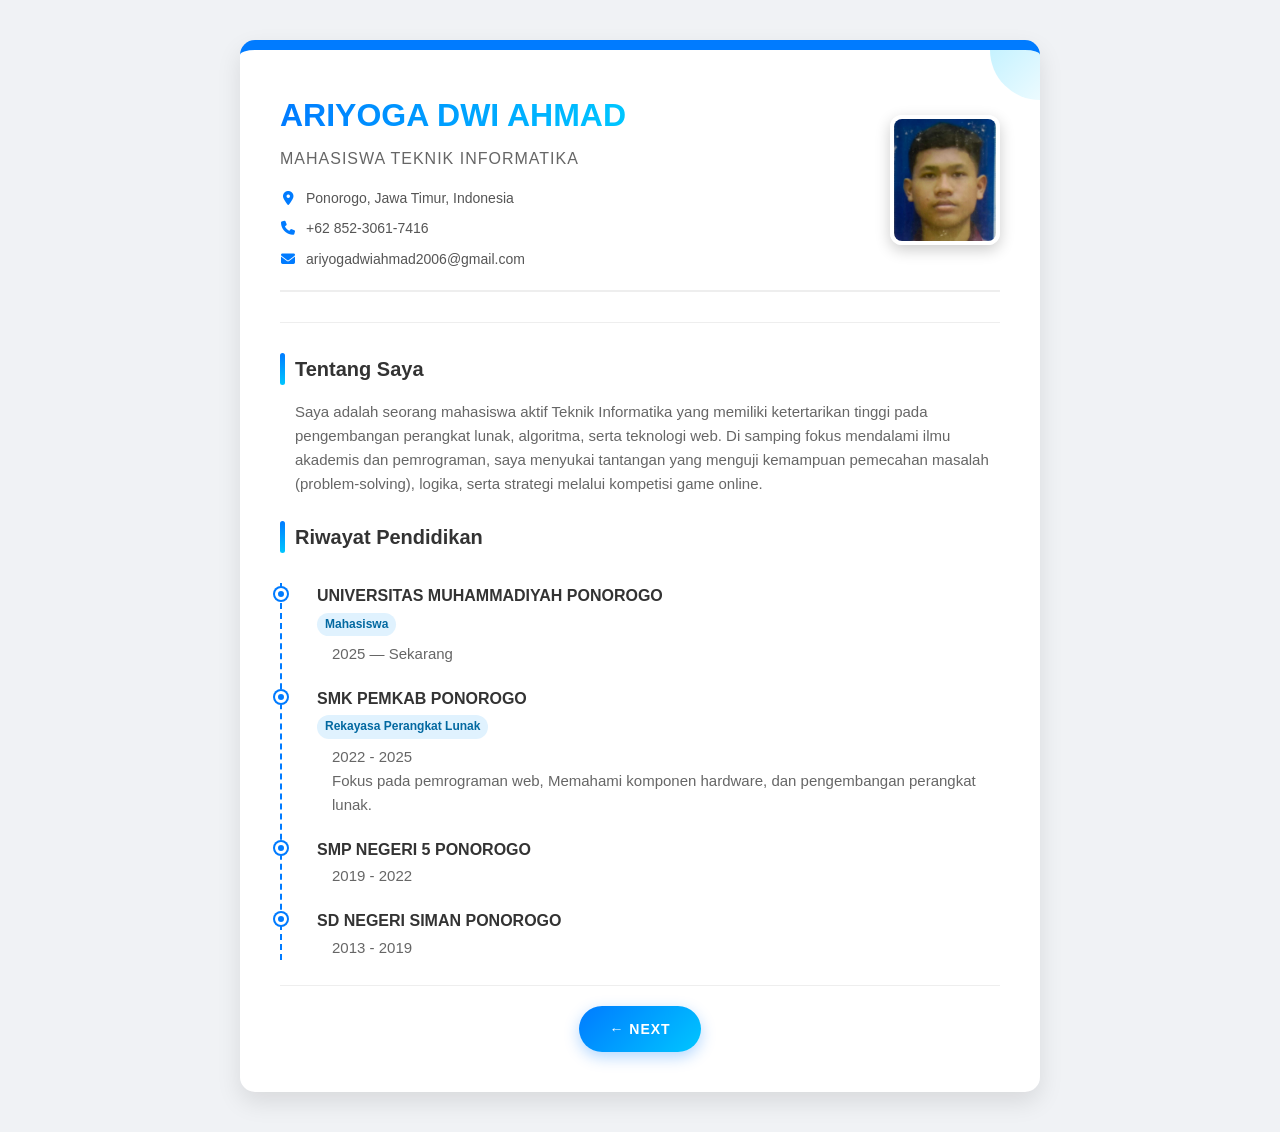
<file: index.html>
<!DOCTYPE html>
<html lang="id">
<head>
    <meta charset="UTF-8">
    <meta name="viewport" content="width=device-width, initial-scale=1.0">
    <title>Curriculum Vitae - Ariyoga Dwi Ahmad</title>
 
    <link rel="stylesheet" href="style.css">

    <link rel="stylesheet" href="https://cdnjs.cloudflare.com/ajax/libs/font-awesome/6.4.0/css/all.min.css">
</head>
<body>

    <div class="cv-container">

        <header class="cv-header">
            <div class="header-text">
                <h1>ARIYOGA DWI AHMAD</h1>
                <p class="subtitle">Mahasiswa Teknik Informatika</p>
                

                <div class="contact-info">
                    <div class="contact-item">
                        <i class="fa-solid fa-location-dot"></i>
                        <span>Ponorogo, Jawa Timur, Indonesia</span>
                    </div>
                    <div class="contact-item">
                        <i class="fa-solid fa-phone"></i>
                        <span>+62 852-3061-7416</span> 
                    </div>
                    <div class="contact-item">
                        <i class="fa-solid fa-envelope"></i>
                        <span>ariyogadwiahmad2006@gmail.com </span>
                    </div>
                </div>
            </div>


            <div class="photo-box">
                <img src="raiku.jpg" alt="Foto Ariyoga Dwi Ahmad">
            </div>
        </header>

        <hr class="divider">

     
        <section class="cv-section">
            <h2>Tentang Saya</h2>
            <p>Saya adalah seorang mahasiswa aktif Teknik Informatika yang memiliki ketertarikan tinggi pada pengembangan perangkat lunak, algoritma, serta teknologi web. Di samping fokus mendalami ilmu akademis dan pemrograman, saya menyukai tantangan yang menguji kemampuan pemecahan masalah (problem-solving), logika, serta strategi melalui kompetisi game online.</p>
        </section>


        <section class="cv-section">
            <h2>Riwayat Pendidikan</h2>
            <div class="education-timeline">
              
                <div class="edu-item">
                    <div class="edu-bullet"></div>
                    <div class="edu-content">
                        <h3> UNIVERSITAS MUHAMMADIYAH PONOROGO </h3>
                        <span class="edu-badge">Mahasiswa</span>
                        <p class="edu-year">2025 — Sekarang</p>
                    </div>
                </div>

              
                <div class="edu-item">
                    <div class="edu-bullet"></div>
                    <div class="edu-content">
                        <h3>SMK PEMKAB PONOROGO</h3>
                        <span class="edu-badge">Rekayasa Perangkat Lunak</span>
                        <p class="edu-year">2022 - 2025 </p>
                        <p>Fokus pada pemrograman web, Memahami komponen hardware, dan pengembangan perangkat lunak.</p>
                    </div>
                </div>

                <!-- SMP -->
                <div class="edu-item">
                    <div class="edu-bullet"></div>
                    <div class="edu-content">
                        <h3>SMP NEGERI 5 PONOROGO </h3> 
                        <p class="edu-year">2019 - 2022</p>
                    </div>
                </div>

                <!-- SD -->
                <div class="edu-item">
                    <div class="edu-bullet"></div>
                    <div class="edu-content">
                        <h3>SD NEGERI SIMAN PONOROGO </h3> 
                        <p class="edu-year">2013 - 2019</p>
                    </div>
                </div>
            </div>
        </section>
        <div class="pagination">
            <a href="hala2.html" class="btn-nav">&larr; NEXT</a>
</file>
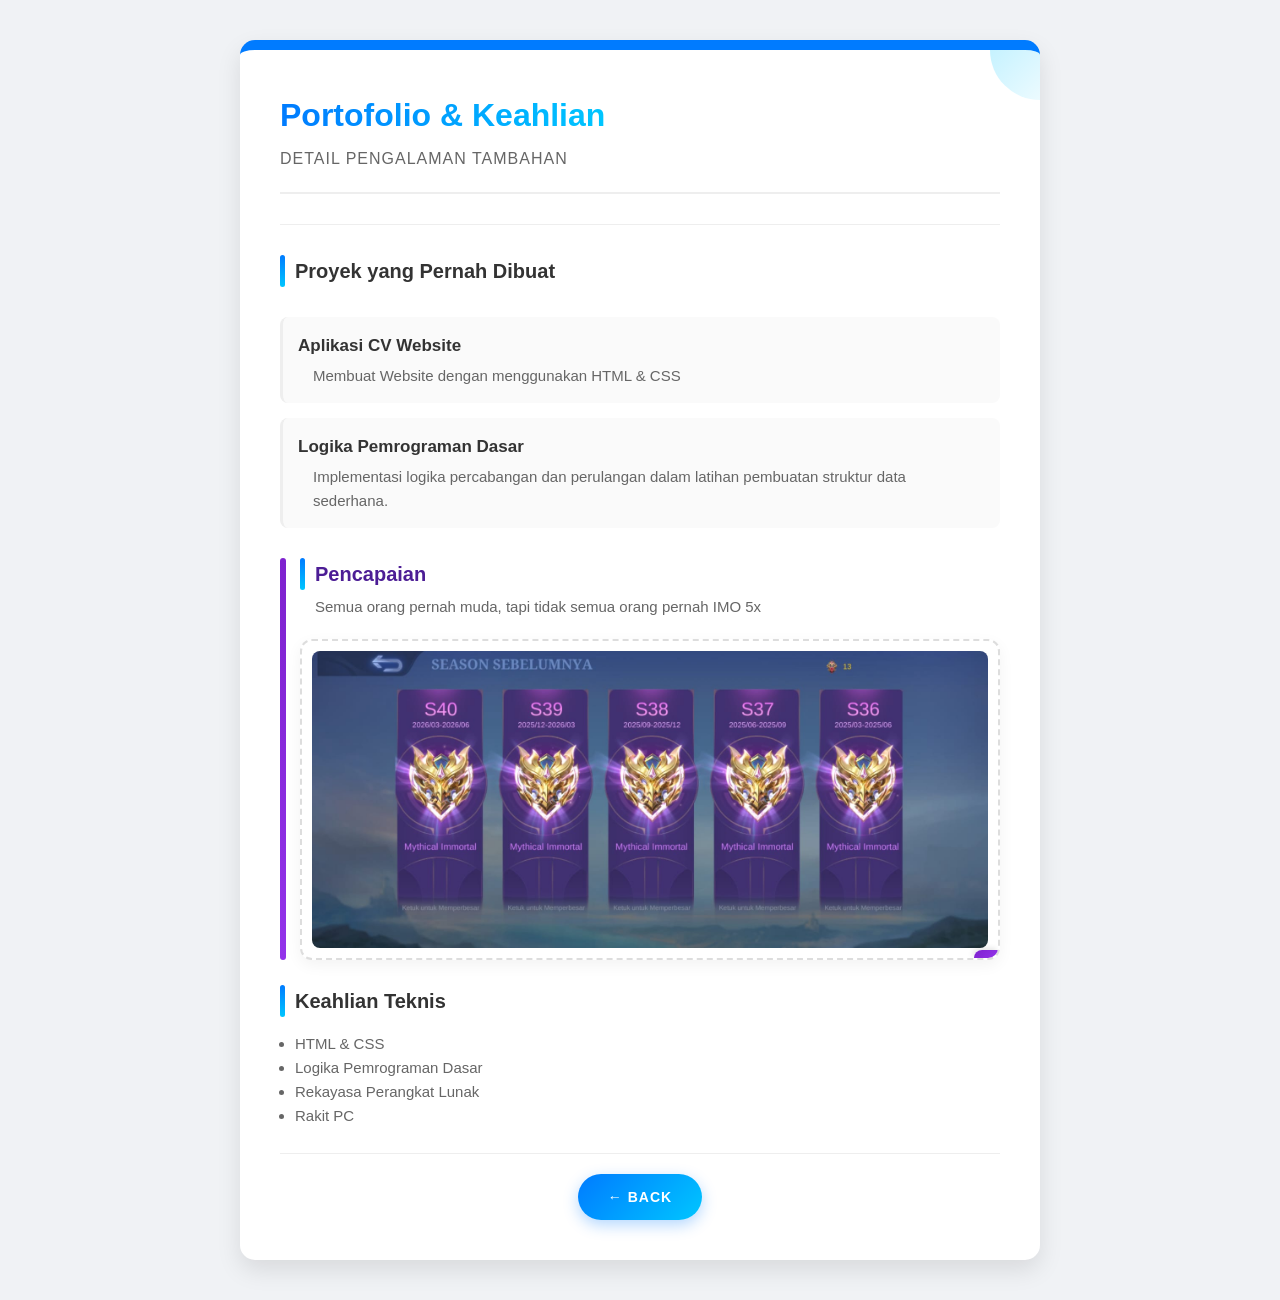
<file: hala2.html>
<!DOCTYPE html>
<html lang="id">
<head>
    <meta charset="UTF-8">
    <meta name="viewport" content="width=device-width, initial-scale=1.0">
    <title>Curriculum Vitae - Halaman 2</title>
    <link rel="stylesheet" href="style.css">
</head>
<body>

    <div class="cv-container">
        <header class="cv-header">
            <div class="header-text">
                <h1>Portofolio & Keahlian</h1>
                <p class="subtitle">Detail Pengalaman Tambahan</p>
            </div>
        </header>

        <hr class="divider">

        <section class="cv-section">
            <h2>Proyek yang Pernah Dibuat</h2>
            <div class="project-item">
                <h3>Aplikasi CV Website</h3>
                <p>Membuat Website dengan menggunakan HTML & CSS </p>
            </div>
            <div class="project-item">
                <h3>Logika Pemrograman Dasar</h3>
                <p>Implementasi logika percabangan dan perulangan dalam latihan pembuatan struktur data sederhana.</p>
            </div>
        </section>

        <section class="cv-section achievement-section">
            <div class="section-decor"></div>
            <h2>Pencapaian </h2>
            <p>Semua orang pernah muda, tapi tidak semua orang pernah IMO 5x</p>
            
            <div class="achievement-frame">
                <img src="imo.jpeg" alt="Tangkapan Layar 5x Immortal berturut-turut">
                <span class="frame-tag"></span>
            </div>
        </section>

      
        <section class="cv-section">
            <h2>Keahlian Teknis</h2>
            <ul>
                <li>HTML & CSS</li>
                <li>Logika Pemrograman Dasar</li>
                <li>Rekayasa Perangkat Lunak</li>
                <li>Rakit PC</li>
            </ul>
        </section>

        <div class="pagination">
            <a href="index.html" class="btn-nav">&larr; BACK</a>
        </div>

    </div>

</body>
</html>
</file>
<file: style.css>
:root {
    --primary-color: #007bff; 
    --secondary-color: #00c6ff; 
    --text-dark: #333;
    --text-light: #666;
    --bg-page: #f0f2f5; 
    --bg-card: #ffffff;
}

* {
    box-sizing: border-box;
    margin: 0;
    padding: 0;
}

body {
    font-family: 'Segoe UI', Tahoma, Geneva, Verdana, sans-serif;
    background-color: var(--bg-page);
    color: var(--text-dark);
    line-height: 1.6;
    padding: 20px;
    display: flex;
    justify-content: center;
    align-items: flex-start; 
    min-height: 100vh;
}

.cv-container {
    background-color: var(--bg-card);
    width: 100%;
    max-width: 800px;
    margin: 20px auto;
    padding: 40px;
    border-radius: 15px;
    
    box-shadow: 0 10px 25px rgba(0, 0, 0, 0.1);
    
    border-top: 10px solid var(--primary-color);
    position: relative;
    overflow: hidden;
}
.cv-container::before {
    content: '';
    position: absolute;
    top: -50px;
    right: -50px;
    width: 100px;
    height: 100px;
    background: linear-gradient(135deg, var(--secondary-color), transparent);
    border-radius: 50%;
    opacity: 0.3;
}


.cv-header {
    display: flex;
    justify-content: space-between;
    align-items: center;
    margin-bottom: 30px;
    padding-bottom: 20px;
    border-bottom: 2px solid #eee;
}

.header-text h1 {
    font-size: 32px;
    font-weight: 800;
    color: var(--text-dark);
    background: linear-gradient(to right, var(--primary-color), var(--secondary-color));
    
    background-clip: text; 

    -webkit-background-clip: text;
    -webkit-text-fill-color: transparent;
    margin-bottom: 5px;
}

.subtitle {
    font-size: 16px;
    color: var(--text-light);
    font-weight: 500;
    letter-spacing: 1px;
    text-transform: uppercase;
}


.photo-box {
    width: 110px;
    height: 130px;
    border-radius: 12px;
    overflow: hidden;
    

    border: 4px solid #fff;
    box-shadow: 0 5px 15px rgba(0, 0, 0, 0.2);
}

.photo-box img {
    width: 100%;
    height: 100%;
    object-fit: cover;
}

.divider {
    border: none;
    height: 1px;
    background-color: #eee;
    margin: 20px 0 30px 0;
}


.cv-section {
    margin-bottom: 25px;
}

.cv-section h2 {
    font-size: 20px;
    color: var(--text-dark);
    margin-bottom: 15px;
    position: relative;
    display: inline-block;
    padding-left: 15px;
}

.cv-section h2::before {
    content: '';
    position: absolute;
    left: 0;
    top: 0;
    height: 100%;
    width: 5px;
    background: linear-gradient(to bottom, var(--primary-color), var(--secondary-color));
    border-radius: 3px;
}


.cv-section p, .cv-section li {
    font-size: 15px;
    color: var(--text-light);
    margin-left: 15px; 
}


.project-item {
    margin-top: 15px;
    padding: 15px;
    background-color: #fafafa;
    border-radius: 8px;
    border-left: 3px solid #eee;
}

.project-item h3 {
    font-size: 17px;
    color: var(--text-dark);
    margin-bottom: 5px;
}



.pagination {
    display: flex;
    justify-content: center; 
    padding-top: 20px;
    border-top: 1px solid #eee;
}


.btn-nav {
    display: inline-block;
    padding: 12px 30px;
    background: linear-gradient(135deg, var(--primary-color), var(--secondary-color));
    color: #ffffff;
    text-decoration: none;
    border-radius: 30px;
    font-size: 14px;
    font-weight: bold;
    text-transform: uppercase;
    letter-spacing: 1px;

    box-shadow: 0 5px 15px rgba(0, 123, 255, 0.3);
    

    transition: all 0.3s ease;
}

.btn-nav:hover {
    transform: translateY(-3px); 
    box-shadow: 0 8px 20px rgba(0, 123, 255, 0.5); 
}

.achievement-section {
    position: relative;
    padding-left: 20px;
    margin-top: 30px;
}

.section-decor {
    position: absolute;
    left: 0;
    top: 0;
    width: 6px;
    height: 100%;
    background: linear-gradient(to bottom, #7e22ce, #9333ea); 
    border-radius: 3px;
}

.achievement-section h2 {
    color: #4c1d95; 
    margin-bottom: 5px;
}

.achievement-frame {
    margin-top: 20px;
    max-width: 100%;
    padding: 10px;
    background-color: #fff;
    border-radius: 12px;
    border: 2px dashed #ddd; 
    
   
    box-shadow: 0 5px 15px rgba(0, 0, 0, 0.05);
    
    position: relative;
    overflow: hidden; 
}

.achievement-frame img {
    width: 100%;
    height: auto;
    display: block;
    border-radius: 8px; 
    transition: transform 0.3s ease; 
}

.achievement-frame:hover img {
    transform: scale(1.02);
}


.frame-tag {
    position: absolute;
    bottom: 0;
    right: 0;
    padding: 4px 12px;
    background: linear-gradient(135deg, #7e22ce, #9333ea);
    color: white;
    font-size: 12px;
    font-weight: bold;
    border-radius: 12px 0 0 0; 
    text-transform: uppercase;
    letter-spacing: 0.5px;
    box-shadow: -2px -2px 5px rgba(0, 0, 0, 0.1);
}



.contact-info {
    margin-top: 15px;
    display: flex;
    flex-direction: column;
    gap: 8px;
}

.contact-item {
    display: flex;
    align-items: center;
    gap: 10px;
    font-size: 14px;
    color: #555;
}

.contact-item i {
    color: var(--primary-color);
    width: 16px;
    text-align: center;
}

.education-timeline {
    position: relative;
    padding-left: 20px;
    margin-top: 15px;
    border-left: 2px dashed #007bff;
}

.edu-item {
    position: relative;
    margin-bottom: 20px;
    padding-left: 15px;
}

.edu-item:last-child {
    margin-bottom: 0;
}

.edu-bullet {
    position: absolute;
    left: -27px;
    top: 5px;
    width: 12px;
    height: 12px;
    background-color: #007bff;
    border: 3px solid #fff;
    border-radius: 50%;
    box-shadow: 0 0 0 2px #007bff;
}
.edu-content h3 {
    font-size: 16px;
    color: var(--text-dark);
    margin: 0;
}

.edu-badge {
    display: inline-block;
    background: #e0f2fe;
    color: #0369a1;
    font-size: 12px;
    font-weight: 600;
    padding: 2px 8px;
    border-radius: 12px;
    margin: 4px 0;
}

.edu-year {
    font-size: 13px;
    color: #888;
    margin: 2px 0 0 0;
}
</file>
